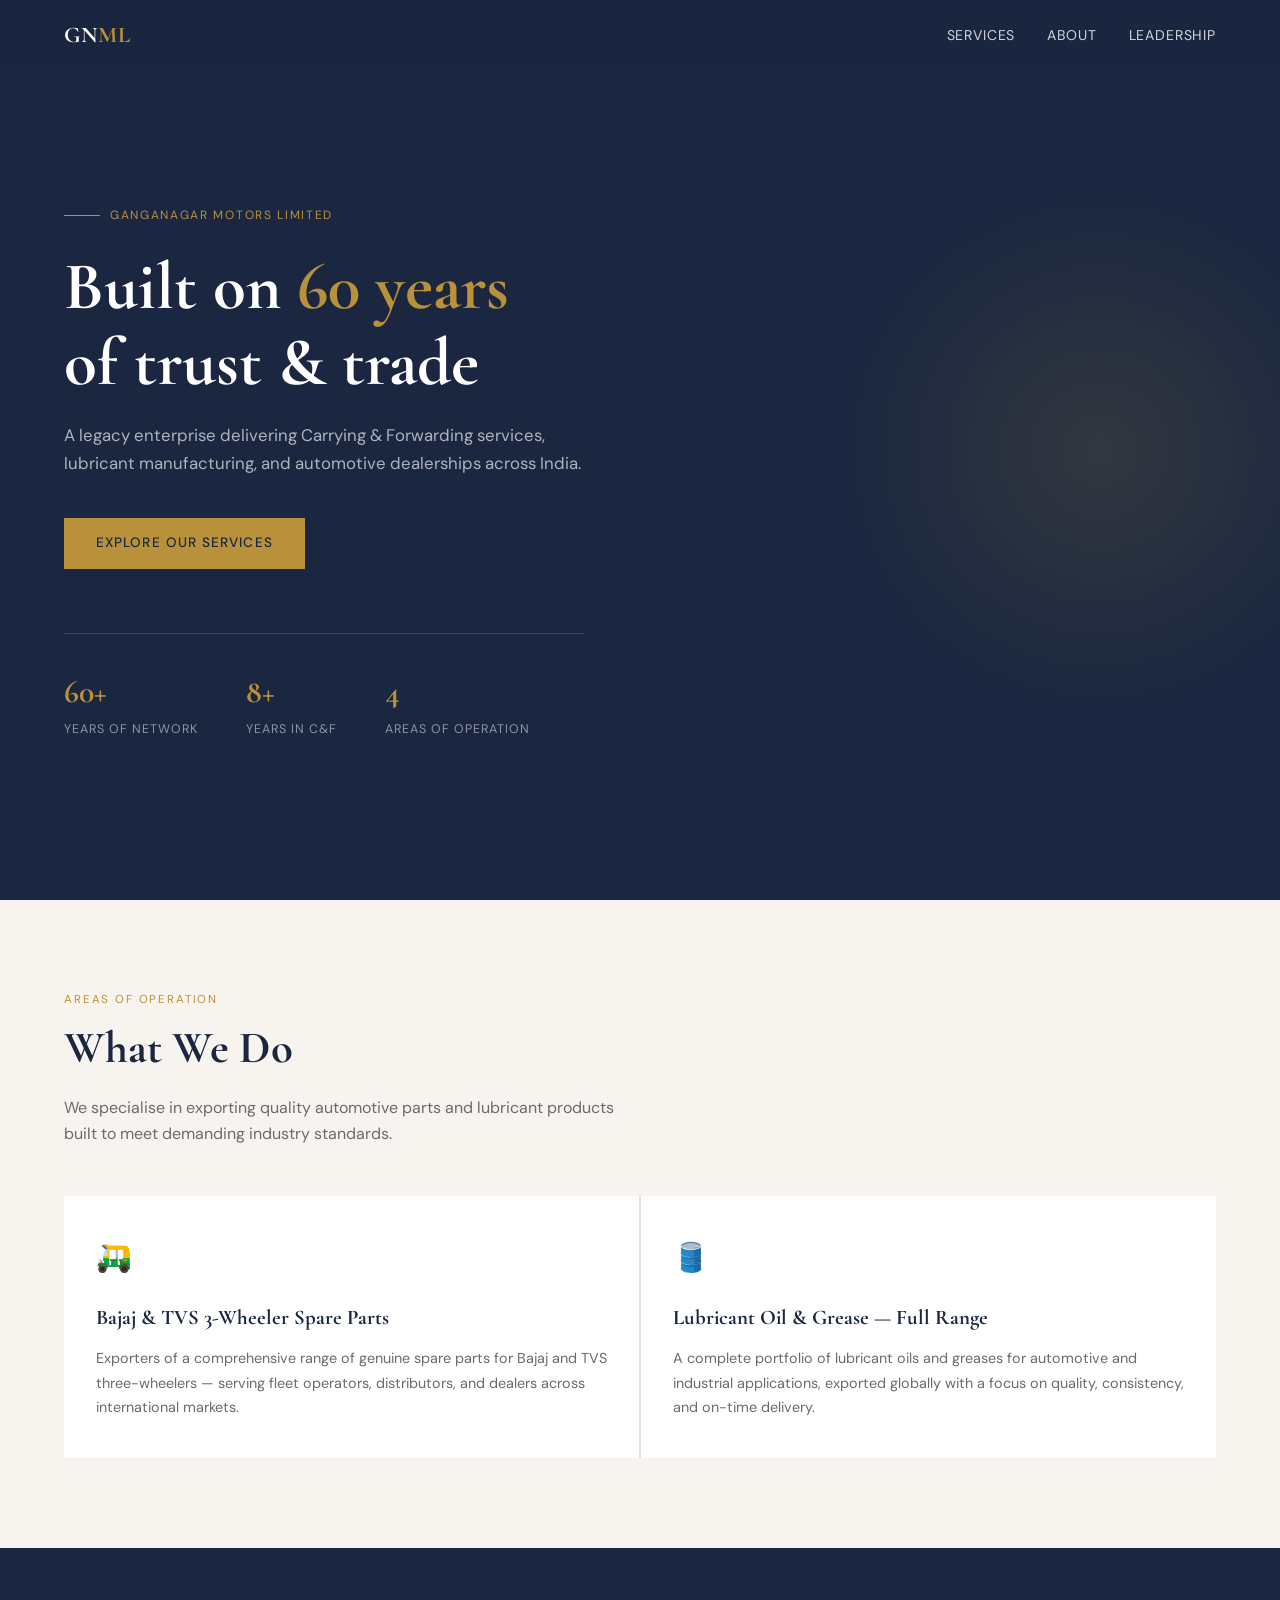
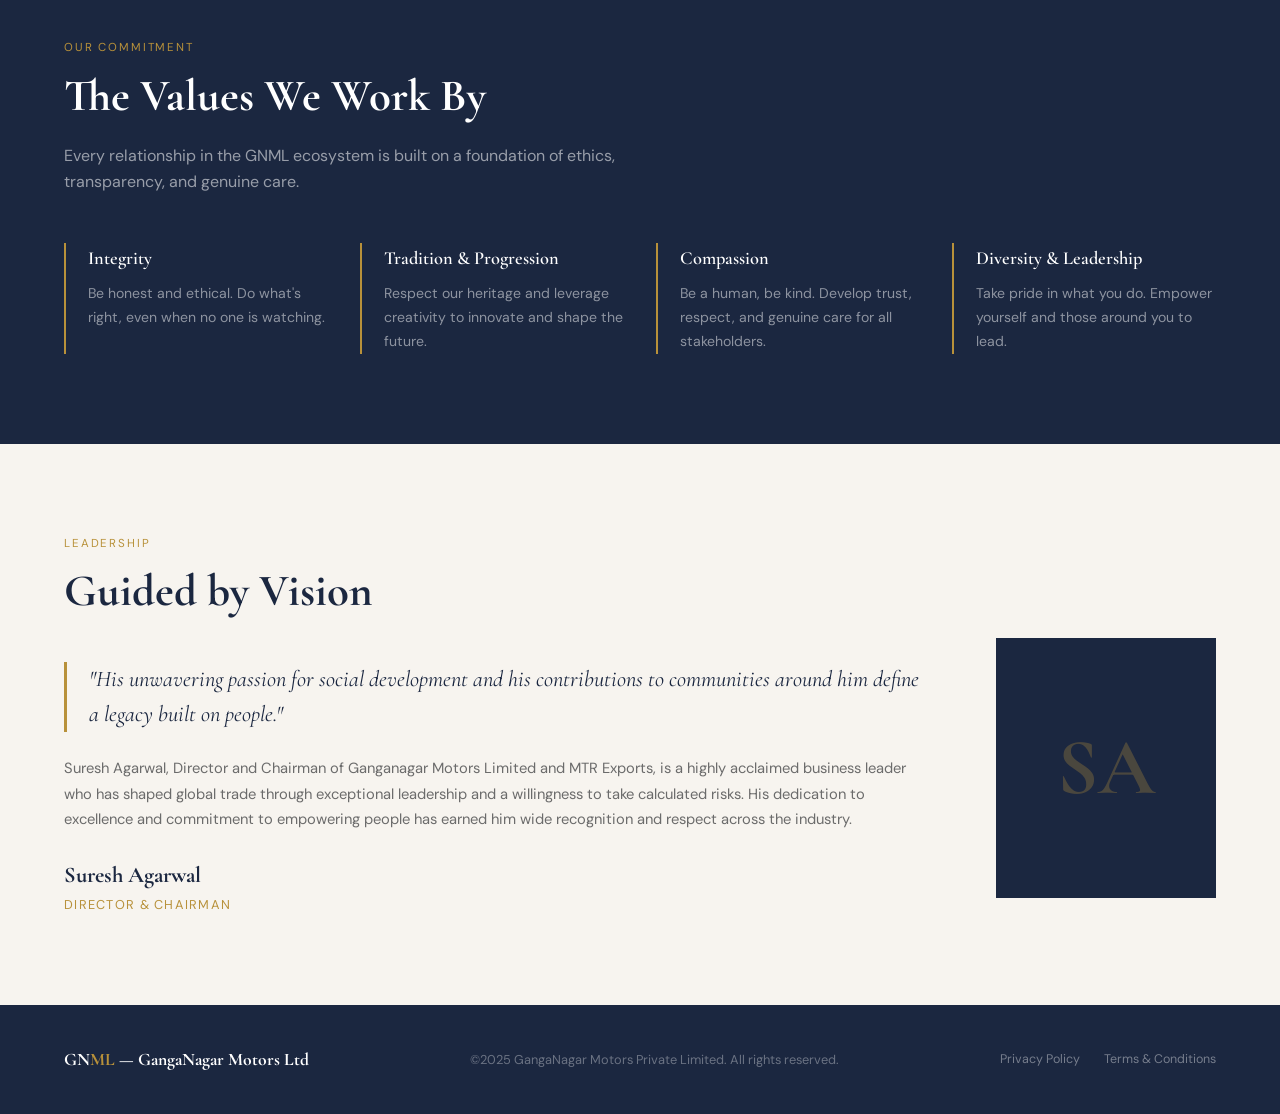
<file: index.html>
<!DOCTYPE html>
<html lang="en">
<head>
  <meta charset="UTF-8" />
  <meta name="viewport" content="width=device-width, initial-scale=1.0" />
  <meta name="description" content="Ganganagar Motors Ltd (GNML) offers comprehensive C&F solutions and automotive industry services with over 60 years of heritage." />
  <title>Ganganagar Motors Ltd | C&F &amp; Automotive</title>
  <link href="https://fonts.googleapis.com/css2?family=Cormorant+Garamond:wght@400;600;700&family=DM+Sans:wght@300;400;500&display=swap" rel="stylesheet" />
  <style>
    *, *::before, *::after { box-sizing: border-box; margin: 0; padding: 0; }

    :root {
      --navy:    #1B2740;
      --gold:    #B8913A;
      --gold-lt: #D4A94E;
      --cream:   #F7F4EF;
      --mid:     #E8E3DA;
      --text:    #2C2C2C;
      --muted:   #6B6B6B;
      --white:   #FFFFFF;
    }

    html { scroll-behavior: smooth; }

    body {
      font-family: 'DM Sans', sans-serif;
      color: var(--text);
      background: var(--white);
      font-size: 16px;
      line-height: 1.65;
    }

    /* ─── NAV ─── */
    nav {
      position: fixed; top: 0; left: 0; right: 0; z-index: 100;
      display: flex; align-items: center; justify-content: space-between;
      padding: 0 5vw;
      height: 70px;
      background: rgba(27, 39, 64, 0.97);
      backdrop-filter: blur(8px);
    }
    .nav-logo {
      font-family: 'Cormorant Garamond', serif;
      font-size: 1.4rem; font-weight: 700;
      color: var(--white); letter-spacing: 0.04em;
      text-decoration: none;
    }
    .nav-logo span { color: var(--gold); }
    .nav-links { display: flex; gap: 2rem; list-style: none; }
    .nav-links a {
      color: rgba(255,255,255,0.8);
      text-decoration: none; font-size: 0.88rem;
      letter-spacing: 0.06em; text-transform: uppercase;
      transition: color 0.2s;
    }
    .nav-links a:hover { color: var(--gold); }

    /* hamburger */
    .nav-toggle { display: none; flex-direction: column; gap: 5px; cursor: pointer; background: none; border: none; }
    .nav-toggle span { display: block; width: 24px; height: 2px; background: var(--white); transition: 0.3s; }

    /* ─── HERO ─── */
    #hero {
      min-height: 100vh;
      background: var(--navy);
      display: flex; align-items: center;
      padding: 100px 5vw 60px;
      position: relative; overflow: hidden;
    }
    #hero::after {
      content: '';
      position: absolute; right: -80px; top: 50%; transform: translateY(-50%);
      width: 520px; height: 520px;
      background: radial-gradient(circle, rgba(184,145,58,0.15) 0%, transparent 70%);
      pointer-events: none;
    }
    .hero-inner { max-width: 680px; position: relative; z-index: 1; }
    .hero-eyebrow {
      display: inline-block;
      font-size: 0.75rem; letter-spacing: 0.14em; text-transform: uppercase;
      color: var(--gold); margin-bottom: 1.5rem;
    }
    .hero-eyebrow::before {
      content: '';
      display: inline-block; width: 36px; height: 1px;
      background: var(--gold); vertical-align: middle; margin-right: 10px;
    }
    h1 {
      font-family: 'Cormorant Garamond', serif;
      font-size: clamp(2.6rem, 5.5vw, 4.2rem);
      font-weight: 700; line-height: 1.12;
      color: var(--white); margin-bottom: 1.4rem;
    }
    h1 em { font-style: normal; color: var(--gold); }
    .hero-sub {
      color: rgba(255,255,255,0.65);
      font-size: 1.05rem; max-width: 520px; margin-bottom: 2.5rem;
    }
    .hero-cta {
      display: inline-block;
      background: var(--gold); color: var(--navy);
      font-size: 0.85rem; font-weight: 500; letter-spacing: 0.08em;
      text-transform: uppercase; text-decoration: none;
      padding: 0.9rem 2rem; transition: background 0.2s;
    }
    .hero-cta:hover { background: var(--gold-lt); }

    .hero-stats {
      display: flex; gap: 3rem; margin-top: 4rem;
      border-top: 1px solid rgba(255,255,255,0.12);
      padding-top: 2rem;
    }
    .stat-num {
      font-family: 'Cormorant Garamond', serif;
      font-size: 2rem; font-weight: 700; color: var(--gold);
    }
    .stat-label { font-size: 0.78rem; color: rgba(255,255,255,0.5); text-transform: uppercase; letter-spacing: 0.08em; }

    /* ─── SECTION COMMONS ─── */
    section { padding: 90px 5vw; }
    .section-label {
      font-size: 0.72rem; letter-spacing: 0.16em; text-transform: uppercase;
      color: var(--gold); margin-bottom: 0.8rem;
    }
    h2 {
      font-family: 'Cormorant Garamond', serif;
      font-size: clamp(2rem, 3.5vw, 2.9rem);
      font-weight: 700; line-height: 1.2; color: var(--navy);
      margin-bottom: 1.2rem;
    }
    .section-desc { color: var(--muted); max-width: 560px; margin-bottom: 3rem; }

    /* ─── SERVICES ─── */
    #services { background: var(--cream); }
    .services-grid {
      display: grid;
      grid-template-columns: repeat(auto-fit, minmax(260px, 1fr));
      gap: 1.5px; background: var(--mid);
    }
    .service-card {
      background: var(--white);
      padding: 2.4rem 2rem;
      transition: background 0.25s;
    }
    .service-card:hover { background: var(--navy); }
    .service-card:hover .service-title,
    .service-card:hover .service-body { color: var(--white); }
    .service-card:hover .service-icon { color: var(--gold); }
    .service-icon { font-size: 1.8rem; margin-bottom: 1.2rem; color: var(--navy); display: block; }
    .service-title {
      font-family: 'Cormorant Garamond', serif;
      font-size: 1.3rem; font-weight: 700;
      color: var(--navy); margin-bottom: 0.7rem;
      transition: color 0.25s;
    }
    .service-body { font-size: 0.9rem; color: var(--muted); line-height: 1.7; transition: color 0.25s; }

    /* ─── COMMITMENT ─── */
    #commitment { background: var(--navy); }
    #commitment h2 { color: var(--white); }
    #commitment .section-label { color: var(--gold); }
    #commitment .section-desc { color: rgba(255,255,255,0.55); }
    .values-grid {
      display: grid;
      grid-template-columns: repeat(auto-fit, minmax(220px, 1fr));
      gap: 2rem;
    }
    .value-card {
      border-left: 2px solid var(--gold);
      padding-left: 1.4rem;
    }
    .value-card h3 {
      font-family: 'Cormorant Garamond', serif;
      font-size: 1.15rem; font-weight: 600;
      color: var(--white); margin-bottom: 0.5rem;
    }
    .value-card p { font-size: 0.88rem; color: rgba(255,255,255,0.5); line-height: 1.7; }

    /* ─── LEADERSHIP ─── */
    #leadership { background: var(--cream); }
    .leader-wrap {
      display: flex; gap: 4rem; align-items: flex-start;
      flex-wrap: wrap;
    }
    .leader-text { flex: 1 1 340px; }
    .leader-text blockquote {
      font-family: 'Cormorant Garamond', serif;
      font-size: 1.4rem; font-style: italic; line-height: 1.55;
      color: var(--navy); border-left: 3px solid var(--gold);
      padding-left: 1.4rem; margin: 1.5rem 0;
    }
    .leader-bio { color: var(--muted); font-size: 0.92rem; line-height: 1.75; }
    .leader-name {
      font-family: 'Cormorant Garamond', serif;
      font-size: 1.4rem; font-weight: 700; color: var(--navy); margin-top: 1.5rem;
    }
    .leader-title { font-size: 0.8rem; color: var(--gold); text-transform: uppercase; letter-spacing: 0.1em; }

    .leader-avatar {
      flex: 0 0 auto;
      width: 220px; height: 260px;
      background: var(--navy);
      display: flex; align-items: flex-end; justify-content: center;
      overflow: hidden; position: relative;
    }
    .avatar-initials {
      font-family: 'Cormorant Garamond', serif;
      font-size: 5rem; font-weight: 700; color: rgba(184,145,58,0.3);
      position: absolute; top: 50%; left: 50%;
      transform: translate(-50%,-50%);
      user-select: none;
    }

    /* ─── FOOTER ─── */
    footer {
      background: var(--navy);
      padding: 2.5rem 5vw;
      display: flex; align-items: center; justify-content: space-between;
      flex-wrap: wrap; gap: 1rem;
    }
    .footer-logo {
      font-family: 'Cormorant Garamond', serif;
      font-size: 1.1rem; font-weight: 700;
      color: var(--white);
    }
    .footer-logo span { color: var(--gold); }
    footer p { color: rgba(255,255,255,0.35); font-size: 0.8rem; }
    .footer-links { display: flex; gap: 1.5rem; }
    .footer-links a { color: rgba(255,255,255,0.4); font-size: 0.78rem; text-decoration: none; }
    .footer-links a:hover { color: var(--gold); }

    /* ─── MOBILE ─── */
    @media (max-width: 768px) {
      .nav-links { display: none; flex-direction: column; position: absolute;
        top: 70px; left: 0; right: 0; background: var(--navy);
        padding: 1.5rem 5vw 2rem; gap: 1.2rem; }
      .nav-links.open { display: flex; }
      .nav-toggle { display: flex; }

      .hero-stats { gap: 2rem; flex-wrap: wrap; }
      .leader-wrap { flex-direction: column; }
      .leader-avatar { width: 100%; }
      footer { flex-direction: column; align-items: flex-start; }
    }

    @media (prefers-reduced-motion: reduce) {
      * { transition: none !important; }
    }
  </style>
</head>
<body>

<!-- NAV -->
<nav>
  <a href="#hero" class="nav-logo">GN<span>ML</span></a>
  <ul class="nav-links" id="nav-links">
    <li><a href="#services">Services</a></li>
    <li><a href="#commitment">About</a></li>
    <li><a href="#leadership">Leadership</a></li>
  </ul>
  <button class="nav-toggle" id="nav-toggle" aria-label="Toggle menu">
    <span></span><span></span><span></span>
  </button>
</nav>

<!-- HERO -->
<section id="hero">
  <div class="hero-inner">
    <span class="hero-eyebrow">Ganganagar Motors Limited</span>
    <h1>Built on <em>60 years</em><br>of trust &amp; trade</h1>
    <p class="hero-sub">
      A legacy enterprise delivering Carrying &amp; Forwarding services,
      lubricant manufacturing, and automotive dealerships across India.
    </p>
    <a href="#services" class="hero-cta">Explore Our Services</a>
    <div class="hero-stats">
      <div>
        <div class="stat-num">60+</div>
        <div class="stat-label">Years of Network</div>
      </div>
      <div>
        <div class="stat-num">8+</div>
        <div class="stat-label">Years in C&amp;F</div>
      </div>
      <div>
        <div class="stat-num">4</div>
        <div class="stat-label">Areas of Operation</div>
      </div>
    </div>
  </div>
</section>

<!-- SERVICES -->
<section id="services">
  <div class="section-label">Areas of Operation</div>
  <h2>What We Do</h2>
  <p class="section-desc">We specialise in exporting quality automotive parts and lubricant products built to meet demanding industry standards.</p>
  <div class="services-grid">
    <div class="service-card">
      <span class="service-icon">🛺</span>
      <div class="service-title">Bajaj &amp; TVS 3-Wheeler Spare Parts</div>
      <p class="service-body">Exporters of a comprehensive range of genuine spare parts for Bajaj and TVS three-wheelers — serving fleet operators, distributors, and dealers across international markets.</p>
    </div>
    <div class="service-card">
      <span class="service-icon">🛢️</span>
      <div class="service-title">Lubricant Oil &amp; Grease — Full Range</div>
      <p class="service-body">A complete portfolio of lubricant oils and greases for automotive and industrial applications, exported globally with a focus on quality, consistency, and on-time delivery.</p>
    </div>
  </div>
</section>

<!-- COMMITMENT -->
<section id="commitment">
  <div class="section-label">Our Commitment</div>
  <h2>The Values We Work By</h2>
  <p class="section-desc">Every relationship in the GNML ecosystem is built on a foundation of ethics, transparency, and genuine care.</p>
  <div class="values-grid">
    <div class="value-card">
      <h3>Integrity</h3>
      <p>Be honest and ethical. Do what's right, even when no one is watching.</p>
    </div>
    <div class="value-card">
      <h3>Tradition &amp; Progression</h3>
      <p>Respect our heritage and leverage creativity to innovate and shape the future.</p>
    </div>
    <div class="value-card">
      <h3>Compassion</h3>
      <p>Be a human, be kind. Develop trust, respect, and genuine care for all stakeholders.</p>
    </div>
    <div class="value-card">
      <h3>Diversity &amp; Leadership</h3>
      <p>Take pride in what you do. Empower yourself and those around you to lead.</p>
    </div>
  </div>
</section>

<!-- LEADERSHIP -->
<section id="leadership">
  <div class="section-label">Leadership</div>
  <h2>Guided by Vision</h2>
  <div class="leader-wrap">
    <div class="leader-text">
      <blockquote>"His unwavering passion for social development and his contributions to communities around him define a legacy built on people."</blockquote>
      <p class="leader-bio">
        Suresh Agarwal, Director and Chairman of Ganganagar Motors Limited and MTR Exports,
        is a highly acclaimed business leader who has shaped global trade through exceptional leadership
        and a willingness to take calculated risks. His dedication to excellence and commitment
        to empowering people has earned him wide recognition and respect across the industry.
      </p>
      <div class="leader-name">Suresh Agarwal</div>
      <div class="leader-title">Director &amp; Chairman</div>
    </div>
    <div class="leader-avatar">
      <div class="avatar-initials">SA</div>
    </div>
  </div>
</section>

<!-- FOOTER -->
<footer>
  <div class="footer-logo">GN<span>ML</span> &mdash; GangaNagar Motors Ltd</div>
  <p>©2025 GangaNagar Motors Private Limited. All rights reserved.</p>
  <div class="footer-links">
    <a href="#">Privacy Policy</a>
    <a href="#">Terms &amp; Conditions</a>
  </div>
</footer>

<script>
  // Nav toggle
  const toggle = document.getElementById('nav-toggle');
  const links  = document.getElementById('nav-links');
  toggle.addEventListener('click', () => links.classList.toggle('open'));
  links.querySelectorAll('a').forEach(a => a.addEventListener('click', () => links.classList.remove('open')));

  // Smooth-close nav on scroll
  window.addEventListener('scroll', () => links.classList.remove('open'));
</script>

</body>
</html>
</file>
